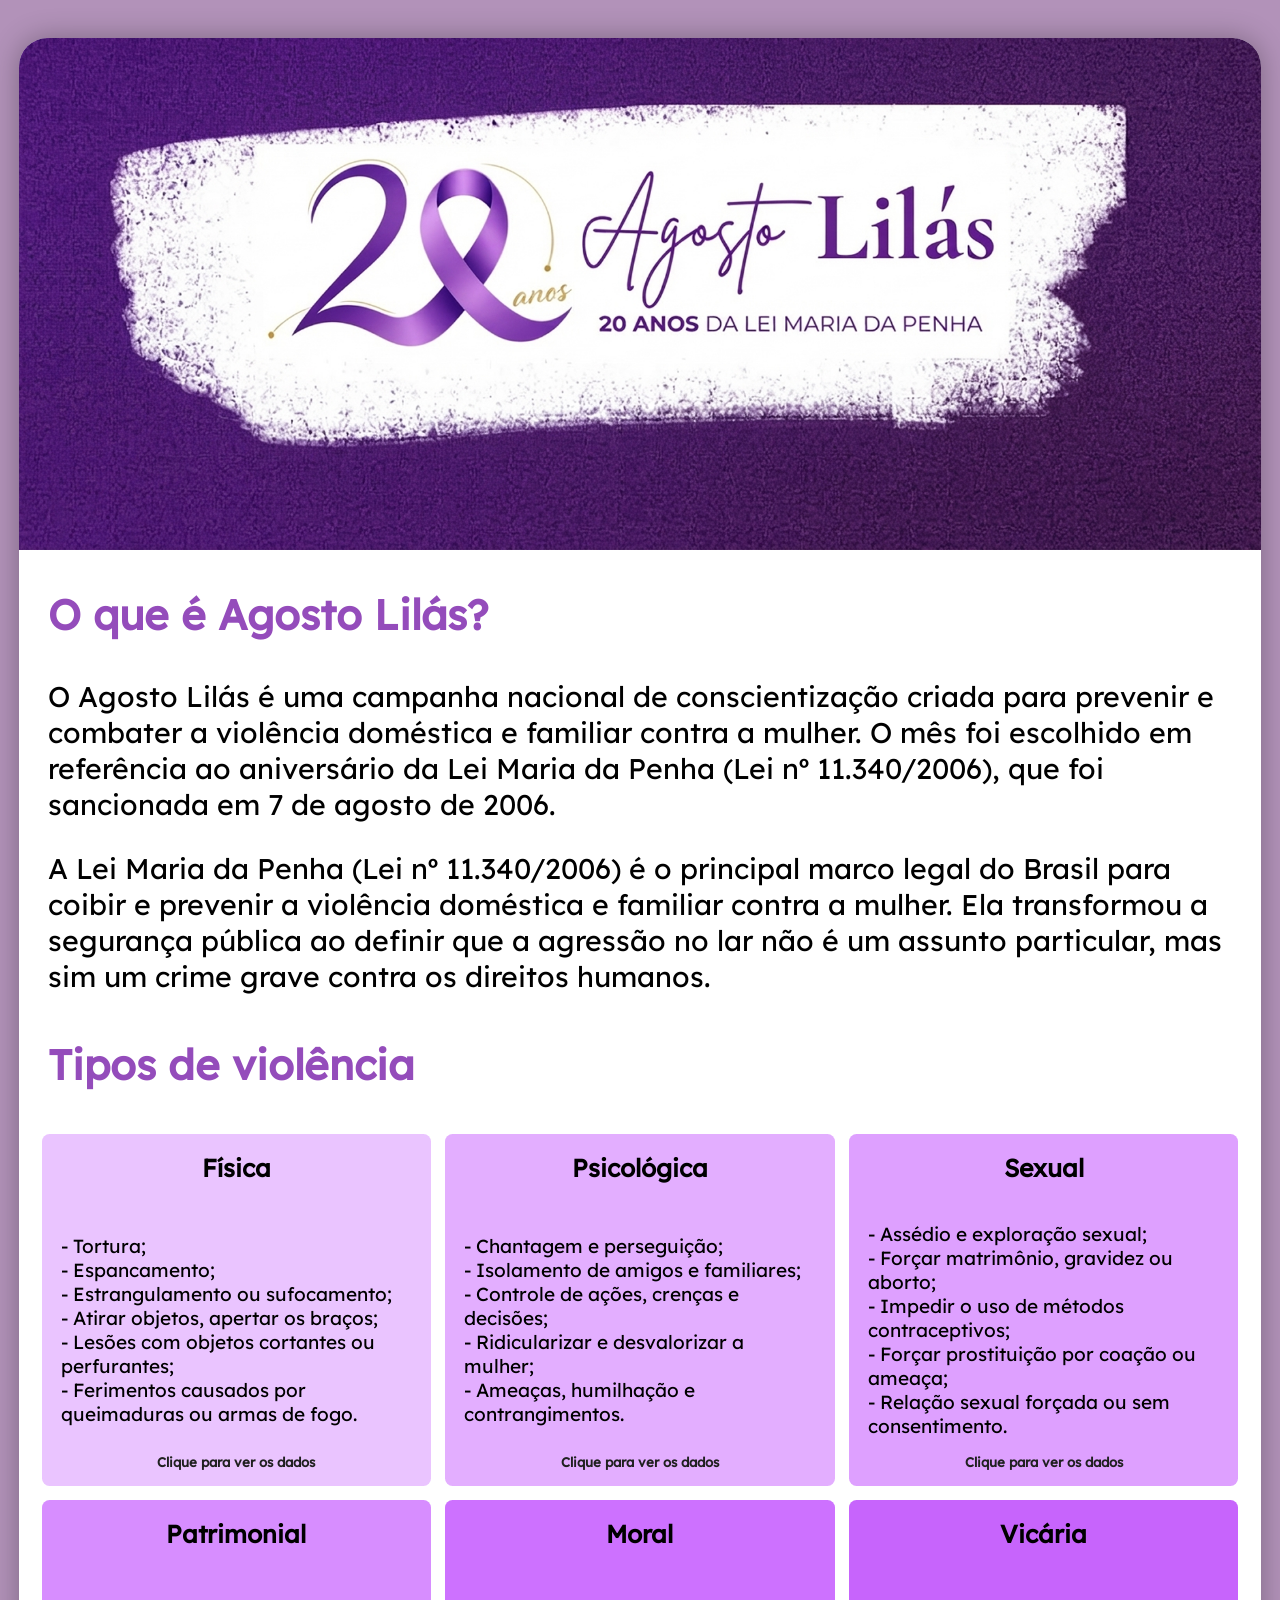
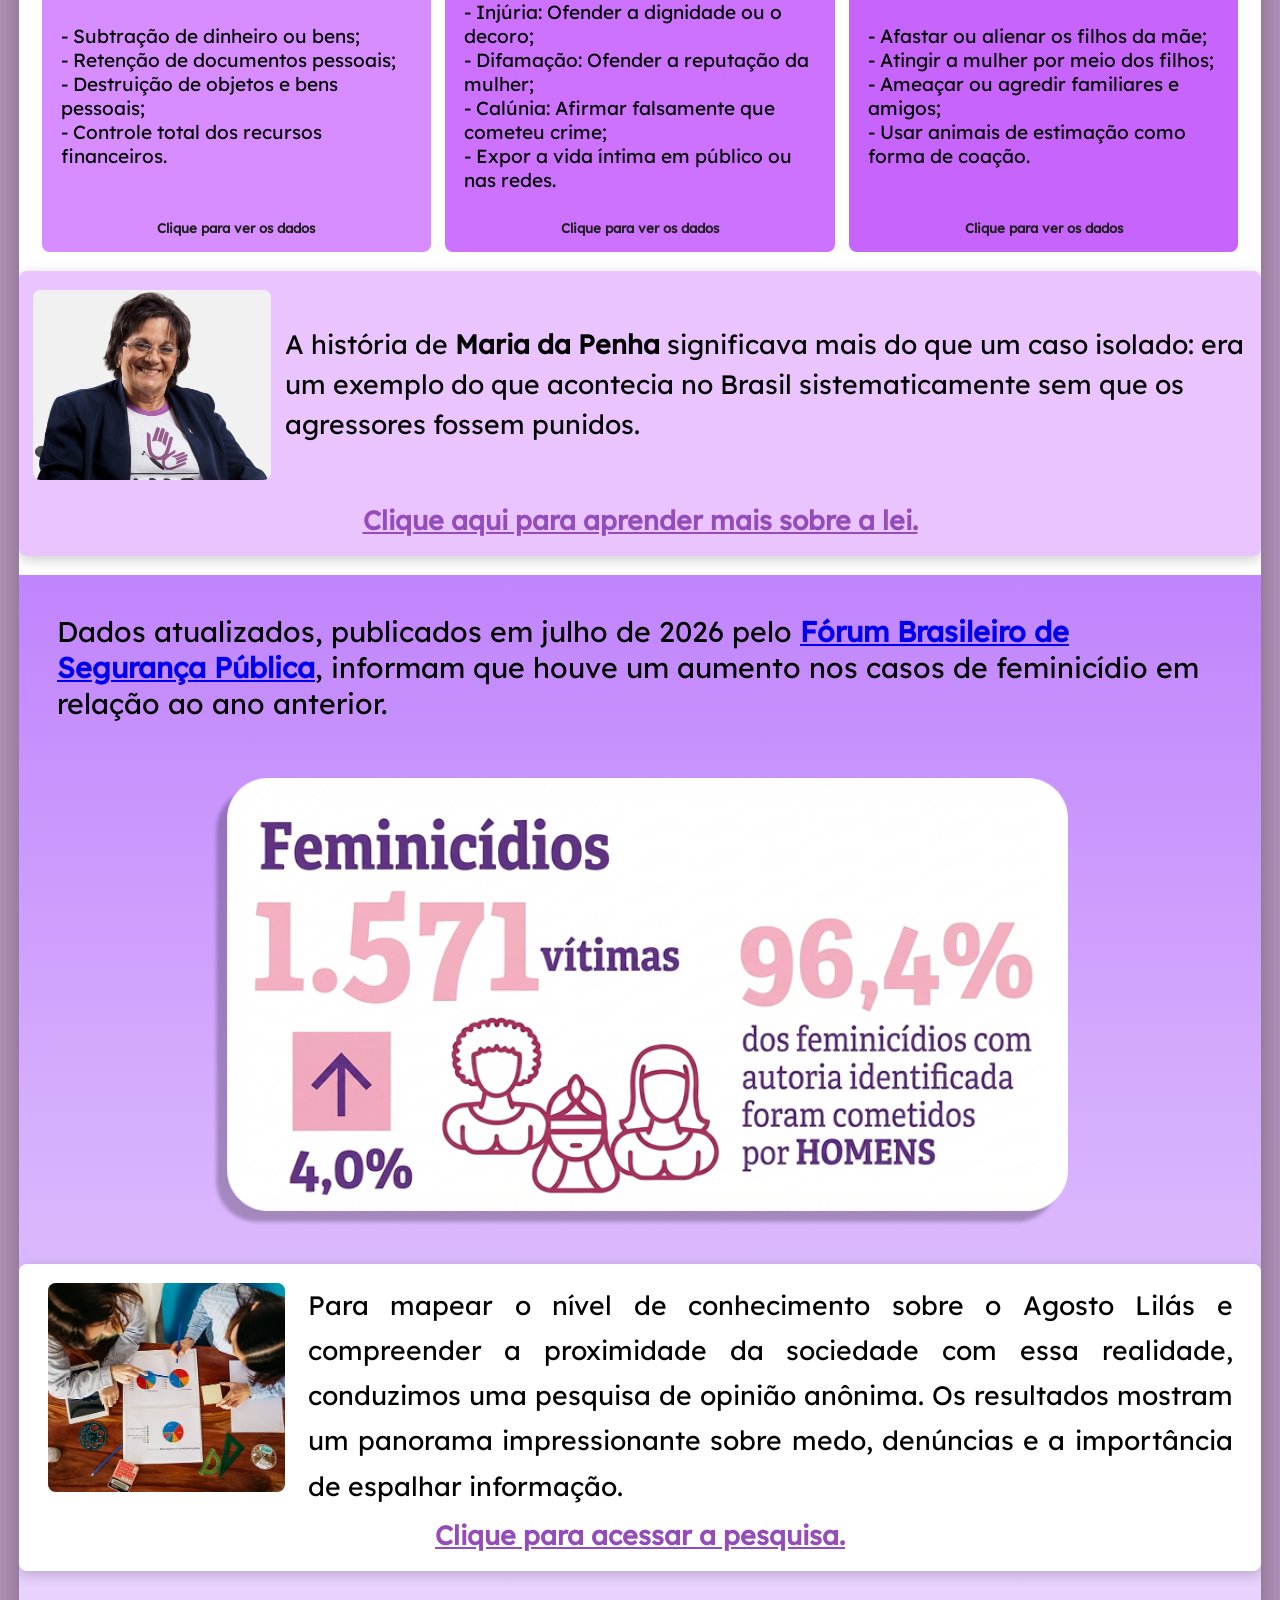
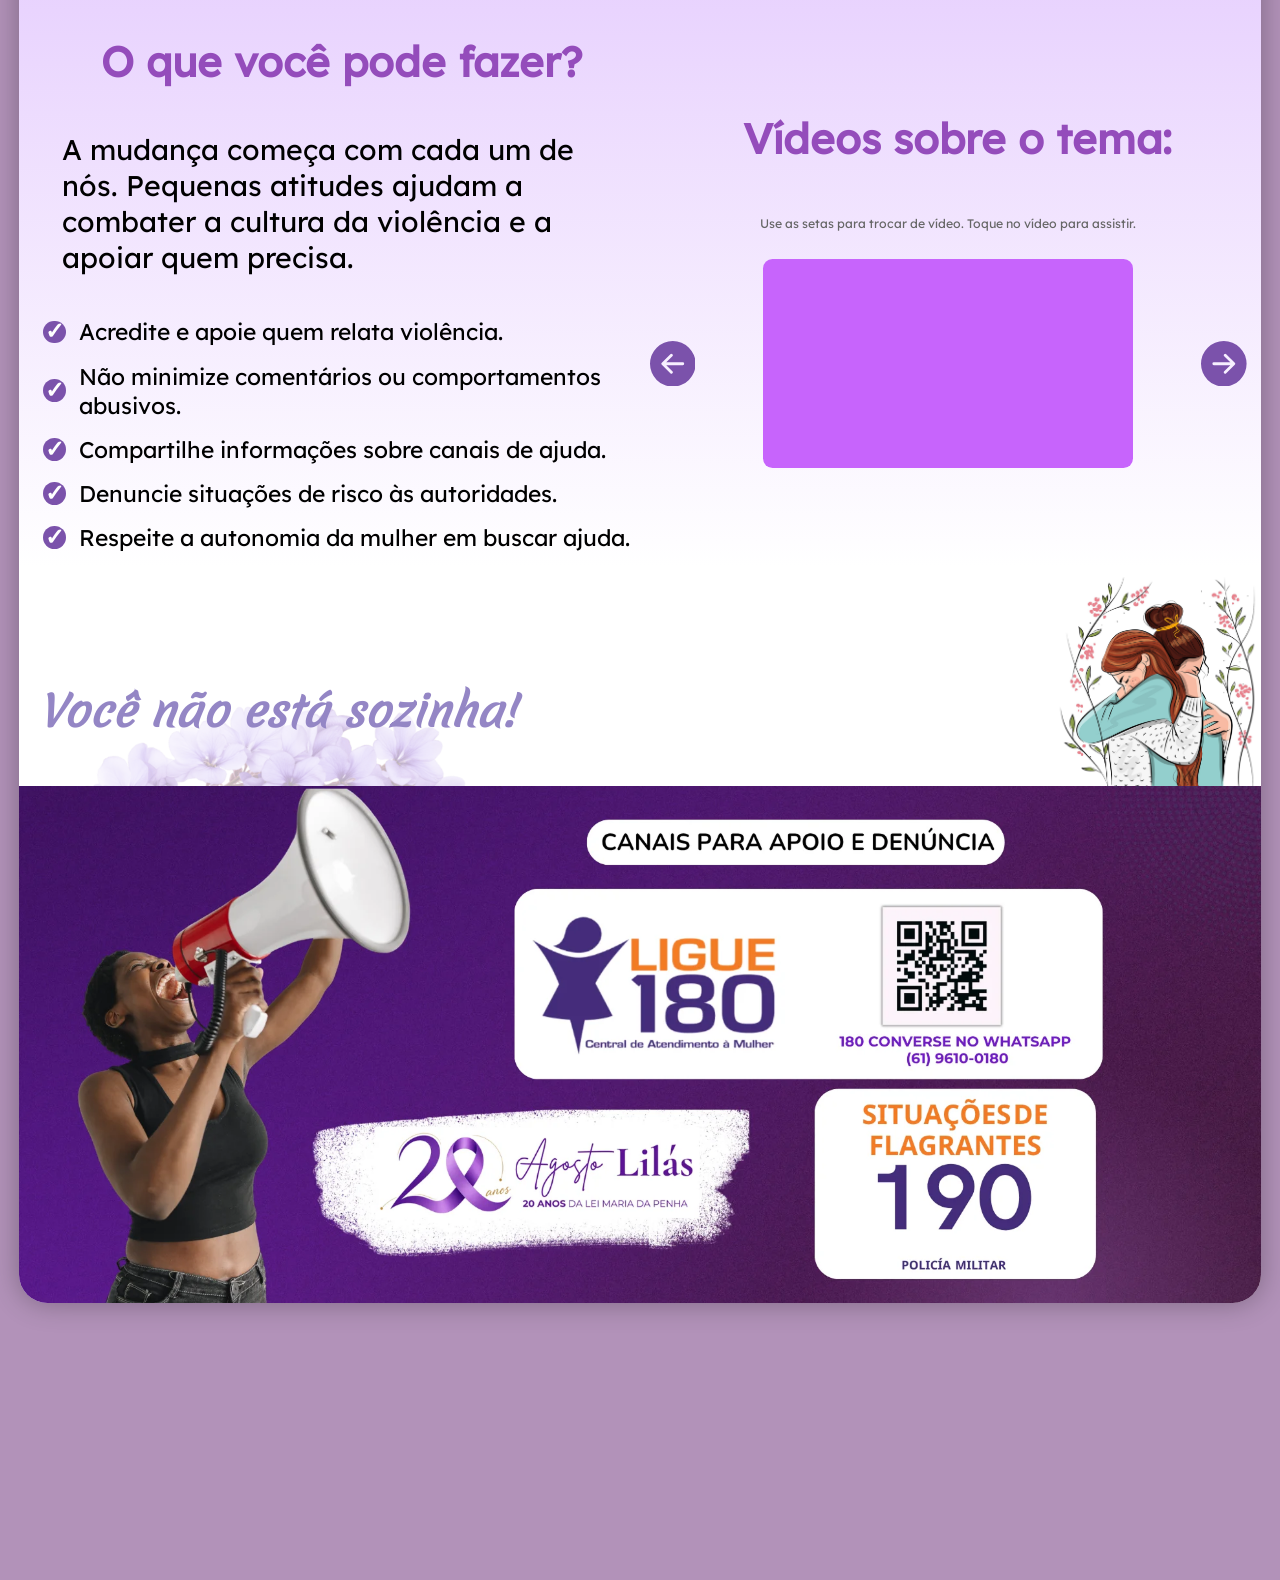
<file: index.html>
<!doctype html>
<html lang="pt-br">
  <head>
    <meta charset="UTF-8" />
    <meta name="viewport" content="width=device-width, initial-scale=1.0" />
    <title>Agosto Lilás</title>
    <link href="./css/index.css" rel="stylesheet" />
    <link rel="icon" type="image/png" href="./laco.png" />
  </head>

  <body>
    <div class="conteiner-pagina">
      <header>
        <section class="head-img">
          <img
            src="./img/header.png"
            class="header"
            alt="Imagem que diz sobre os 20 anos da lei Maria da Penha e sobre o Agosto Lilás."
          />
        </section>
        <h1>O que é Agosto Lilás?</h1>
        <p>
          O Agosto Lilás é uma campanha nacional de conscientização criada para
          prevenir e combater a violência doméstica e familiar contra a mulher.
          O mês foi escolhido em referência ao aniversário da Lei Maria da Penha
          (Lei nº 11.340/2006), que foi sancionada em 7 de agosto de 2006.
        </p>
        <p>
          A Lei Maria da Penha (Lei nº 11.340/2006) é o principal marco legal do
          Brasil para coibir e prevenir a violência doméstica e familiar contra
          a mulher. Ela transformou a segurança pública ao definir que a
          agressão no lar não é um assunto particular, mas sim um crime grave
          contra os direitos humanos.
        </p>
      </header>
      <main>
        <h2>Tipos de violência</h2>
        <section class="violencias">
          <!-- FÍSICA -->
          <div class="card">
            <div class="card-inner">
              <div class="card-front" id="fisica">
                <h2>Física</h2>
                <span>
                  - Tortura;<br />
                  - Espancamento;<br />
                  - Estrangulamento ou sufocamento;<br />
                  - Atirar objetos, apertar os braços;<br />
                  - Lesões com objetos cortantes ou perfurantes;<br />
                  - Ferimentos causados por queimaduras ou armas de fogo.
                </span>

                <span class="toknow">Clique para ver os dados</span>
              </div>

              <div class="card-back">
                <img
                  src="./img/violencia-fisica.png"
                  alt="Representação da violência física."
                />
              </div>
            </div>
          </div>

          <!-- PSICOLÓGICA -->
          <div class="card">
            <div class="card-inner">
              <div class="card-front" id="psicologica">
                <h2>Psicológica</h2>
                <span>
                  - Chantagem e perseguição;<br />
                  - Isolamento de amigos e familiares;<br />
                  - Controle de ações, crenças e decisões;<br />
                  - Ridicularizar e desvalorizar a mulher;<br />
                  - Ameaças, humilhação e contrangimentos.
                </span>

                <span class="toknow">Clique para ver os dados</span>
              </div>

              <div class="card-back">
                <img
                  src="./img/violencia-psicologica.png"
                  alt="Representação da violência psicológica."
                />
              </div>
            </div>
          </div>

          <!-- SEXUAL -->
          <div class="card">
            <div class="card-inner">
              <div class="card-front" id="sexual">
                <h2>Sexual</h2>
                <span>
                  - Assédio e exploração sexual;<br />
                  - Forçar matrimônio, gravidez ou aborto;<br />
                  - Impedir o uso de métodos contraceptivos;<br />
                  - Forçar prostituição por coação ou ameaça;<br />
                  - Relação sexual forçada ou sem consentimento.
                </span>

                <span class="toknow">Clique para ver os dados</span>
              </div>

              <div class="card-back">
                <img
                  src="./img/violencia-sexual.png"
                  alt="Representação da violência sexual."
                />
              </div>
            </div>
          </div>
          <!-- PATRIMONIAL -->
          <div class="card">
            <div class="card-inner">
              <div class="card-front" id="patrimonial">
                <h2>Patrimonial</h2>
                <span>
                  - Subtração de dinheiro ou bens;<br />
                  - Retenção de documentos pessoais;<br />
                  - Destruição de objetos e bens pessoais;<br />
                  - Controle total dos recursos financeiros.
                </span>

                <span class="toknow">Clique para ver os dados</span>
              </div>

              <div class="card-back">
                <img
                  src="./img/violencia-patrimonial.png"
                  alt="Representação da violência patrimonial."
                />
              </div>
            </div>
          </div>
          <!-- MORAL -->
          <div class="card">
            <div class="card-inner">
              <div class="card-front" id="moral">
                <h2>Moral</h2>
                <span>
                  - Injúria: Ofender a dignidade ou o decoro;<br />
                  - Difamação: Ofender a reputação da mulher;<br />
                  - Calúnia: Afirmar falsamente que cometeu crime;<br />
                  - Expor a vida íntima em público ou nas redes.
                </span>

                <span class="toknow">Clique para ver os dados</span>
              </div>

              <div class="card-back">
                <img
                  src="./img/violencia-moral.png"
                  alt="Representação da violência moral."
                />
              </div>
            </div>
          </div>
          <!-- VICÁRIA -->
          <div class="card">
            <div class="card-inner">
              <div class="card-front" id="vicaria">
                <h2>Vicária</h2>
                <span>
                  - Afastar ou alienar os filhos da mãe;<br />
                  - Atingir a mulher por meio dos filhos;<br />
                  - Ameaçar ou agredir familiares e amigos;<br />
                  - Usar animais de estimação como forma de coação.
                </span>

                <span class="toknow">Clique para ver os dados</span>
              </div>

              <div class="card-back">
                <img
                  src="./img/violencia-vicaria.png"
                  alt="Representação da violência vicária."
                />
              </div>
            </div>
          </div>
        </section>
        <div class="historiaLei">
          <img src="./img/maria-da-penha.png" alt="Maria da Penha" />
          <div class="historia-texto">
            <p>
              A história de <b>Maria da Penha</b> significava mais do que um
              caso isolado: era um exemplo do que acontecia no Brasil
              sistematicamente sem que os agressores fossem punidos.
            </p>
          </div>
          <a
            href="https://www.institutomariadapenha.org.br/quem-e-maria-da-penha.html"
            target="_blank"
            rel="noopener noreferrer"
            >Clique aqui para aprender mais sobre a lei.</a
          >
        </div>
        <div class="gradient">
          <section class="feminicidio">
            <p>
              Dados atualizados, publicados em julho de 2026 pelo
              <a
                href="https://forumseguranca.org.br/wp-content/uploads/2026/07/anuario-2026.pdf"
                target="_blank"
                ><strong>Fórum Brasileiro de Segurança Pública</strong></a
              >, informam que houve um aumento nos casos de feminicídio em
              relação ao ano anterior.
            </p>
            <img
              src="./img/feminicidio.png"
              alt="Infográfico: 1.571 vítimas de feminicídio, representando um aumento de 4% em relação ao ano anterior. 96,4% dos casos com autoria identificada foram cometidos por homens."
            />
          </section>
          <div class="diagSocial" id="card-report">
            <img
              src="./img/pesquisa-de-campo.jpg"
              alt="Duas mulheres vendo gráficos pizza sobre a mesa."
            />
            <div class="diagText">
              <p>
                Para mapear o nível de conhecimento sobre o Agosto Lilás e
                compreender a proximidade da sociedade com essa realidade,
                conduzimos uma pesquisa de opinião anônima. Os resultados
                mostram um panorama impressionante sobre medo, denúncias e a
                importância de espalhar informação.
              </p>
            </div>
            <a
              href="./report/report.html"
              target="_blank"
              rel="noopener noreferrer"
              class="cta-report"
            >
              Clique para acessar a pesquisa.
            </a>
          </div>
          <div class="container-principal">
            <section class="contents">
              <div class="col-esquerda">
                <h2>O que você pode fazer?</h2>
                <p>
                  A mudança começa com cada um de nós. Pequenas atitudes ajudam
                  a combater a cultura da violência e a apoiar quem precisa.
                </p>
                <br />

                <ul class="lista-acoes">
                  <li>
                    <span class="icone-check">✓</span>
                    <span class="acoes"
                      >Acredite e apoie quem relata violência.</span
                    >
                  </li>
                  <li>
                    <span class="icone-check">✓</span>
                    <span class="acoes"
                      >Não minimize comentários ou comportamentos
                      abusivos.</span
                    >
                  </li>
                  <li>
                    <span class="icone-check">✓</span>
                    <span class="acoes"
                      >Compartilhe informações sobre canais de ajuda.</span
                    >
                  </li>
                  <li>
                    <span class="icone-check">✓</span>
                    <span class="acoes"
                      >Denuncie situações de risco às autoridades.</span
                    >
                  </li>
                  <li>
                    <span class="icone-check">✓</span>
                    <span class="acoes"
                      >Respeite a autonomia da mulher em buscar ajuda.</span
                    >
                  </li>
                </ul>
              </div>
            </section>
            <section class="painel-conteudos">
              <h3>Vídeos sobre o tema:</h3>
              <p class="dica-mobile">
                Use as setas para trocar de vídeo. Toque no vídeo para assistir.
              </p>

              <div class="carrossel-wrapper">
                <!-- Botão Anterior -->
                <svg
                  id="btn-anterior"
                  xmlns="http://www.w3.org/2000/svg"
                  width="64"
                  height="64"
                  fill="currentColor"
                  class="bi bi-arrow-left-circle-fill"
                  viewBox="0 0 16 16"
                >
                  <path
                    d="M8 0a8 8 0 1 0 0 16A8 8 0 0 0 8 0m3.5 7.5a.5.5 0 0 1 0 1H5.707l2.147 2.146a.5.5 0 0 1-.708.708l-3-3a.5.5 0 0 1 0-.708l3-3a.5.5 0 1 1 .708.708L5.707 7.5z"
                  />
                </svg>

                <div class="grid-content" id="slider-cards">
                  <!-- CARD 1: Vídeo sobre o Ciclo da Violência -->
                  <div class="card-content">
                    <div class="card-video">
                      <iframe
                        width="100%"
                        height="100%"
                        src="https://www.youtube.com/embed/BNo3cy9uW_4"
                        title="CICLO DE VIOLÊNCIA | Plataforma Mulher Segura"
                        frameborder="0"
                        allow="
                          accelerometer;
                          autoplay;
                          clipboard-write;
                          encrypted-media;
                          gyroscope;
                          picture-in-picture;
                          web-share;
                        "
                        referrerpolicy="strict-origin-when-cross-origin"
                        allowfullscreen
                      >
                      </iframe>
                    </div>
                  </div>

                  <!-- CARD 2: Vídeo sobre o Ciclo da Violência -->
                  <div class="card-content">
                    <div class="card-video">
                      <iframe
                        width="100%"
                        height="100%"
                        src="https://www.youtube.com/embed/c5mUGG_0A6E"
                        title="História de superação da violência contra a mulher"
                        frameborder="0"
                        allow="
                          accelerometer;
                          autoplay;
                          clipboard-write;
                          encrypted-media;
                          gyroscope;
                          picture-in-picture;
                          web-share;
                        "
                        referrerpolicy="strict-origin-when-cross-origin"
                        allowfullscreen
                      >
                      </iframe>
                    </div>
                  </div>

                  <!-- CARD 3: Vídeo sobre o Ciclo da Violência -->
                  <div class="card-content">
                    <div class="card-video">
                      <iframe
                        width="100%"
                        height="100%"
                        src="https://www.youtube.com/embed/gOvY5MzY60E"
                        title="Proteger as mulheres é um compromisso de toda a sociedade"
                        frameborder="0"
                        allow="
                          accelerometer;
                          autoplay;
                          clipboard-write;
                          encrypted-media;
                          gyroscope;
                          picture-in-picture;
                          web-share;
                        "
                        referrerpolicy="strict-origin-when-cross-origin"
                        allowfullscreen
                      >
                      </iframe>
                    </div>
                  </div>

                  <!-- CARD 4: Vídeo sobre o Ciclo da Violência -->
                  <div class="card-content">
                    <div class="card-video">
                      <iframe
                        width="100%"
                        height="100%"
                        src="https://www.youtube.com/embed/9p9D1wY1yAU"
                        title="O relato de uma vítima da violência doméstica"
                        frameborder="0"
                        allow="
                          accelerometer;
                          autoplay;
                          clipboard-write;
                          encrypted-media;
                          gyroscope;
                          picture-in-picture;
                          web-share;
                        "
                        referrerpolicy="strict-origin-when-cross-origin"
                        allowfullscreen
                      >
                      </iframe>
                    </div>
                  </div>
                </div>

                <!-- Botão Próximo -->
                <svg
                  id="btn-proximo"
                  xmlns="http://www.w3.org/2000/svg"
                  width="64"
                  height="64"
                  fill="currentColor"
                  class="bi bi-arrow-right-circle-fill"
                  viewBox="0 0 16 16"
                >
                  <path
                    d="M8 0a8 8 0 1 1 0 16A8 8 0 0 1 8 0M4.5 7.5a.5.5 0 0 0 0 1h5.793l-2.147 2.146a.5.5 0 0 0 .708.708l3-3a.5.5 0 0 0 0-.708l-3-3a.5.5 0 1 0-.708.708L10.293 7.5z"
                  />
                </svg>
              </div>
            </section>
          </div>
        </div>
      </main>
      <footer>
        <div class="banner">
          <img src="./img/flor roxa.png" class="flor" />

          <h1 style="color: #9486c5">Você não está sozinha!</h1>

          <img src="./img/mulheres-hug.png" class="hug" />
        </div>
        <img src="./img/cta-180.png" class="cta" />
      </footer>
      <script src="./js/index.js" defer></script>
    </div>
  </body>
</html>
</file>
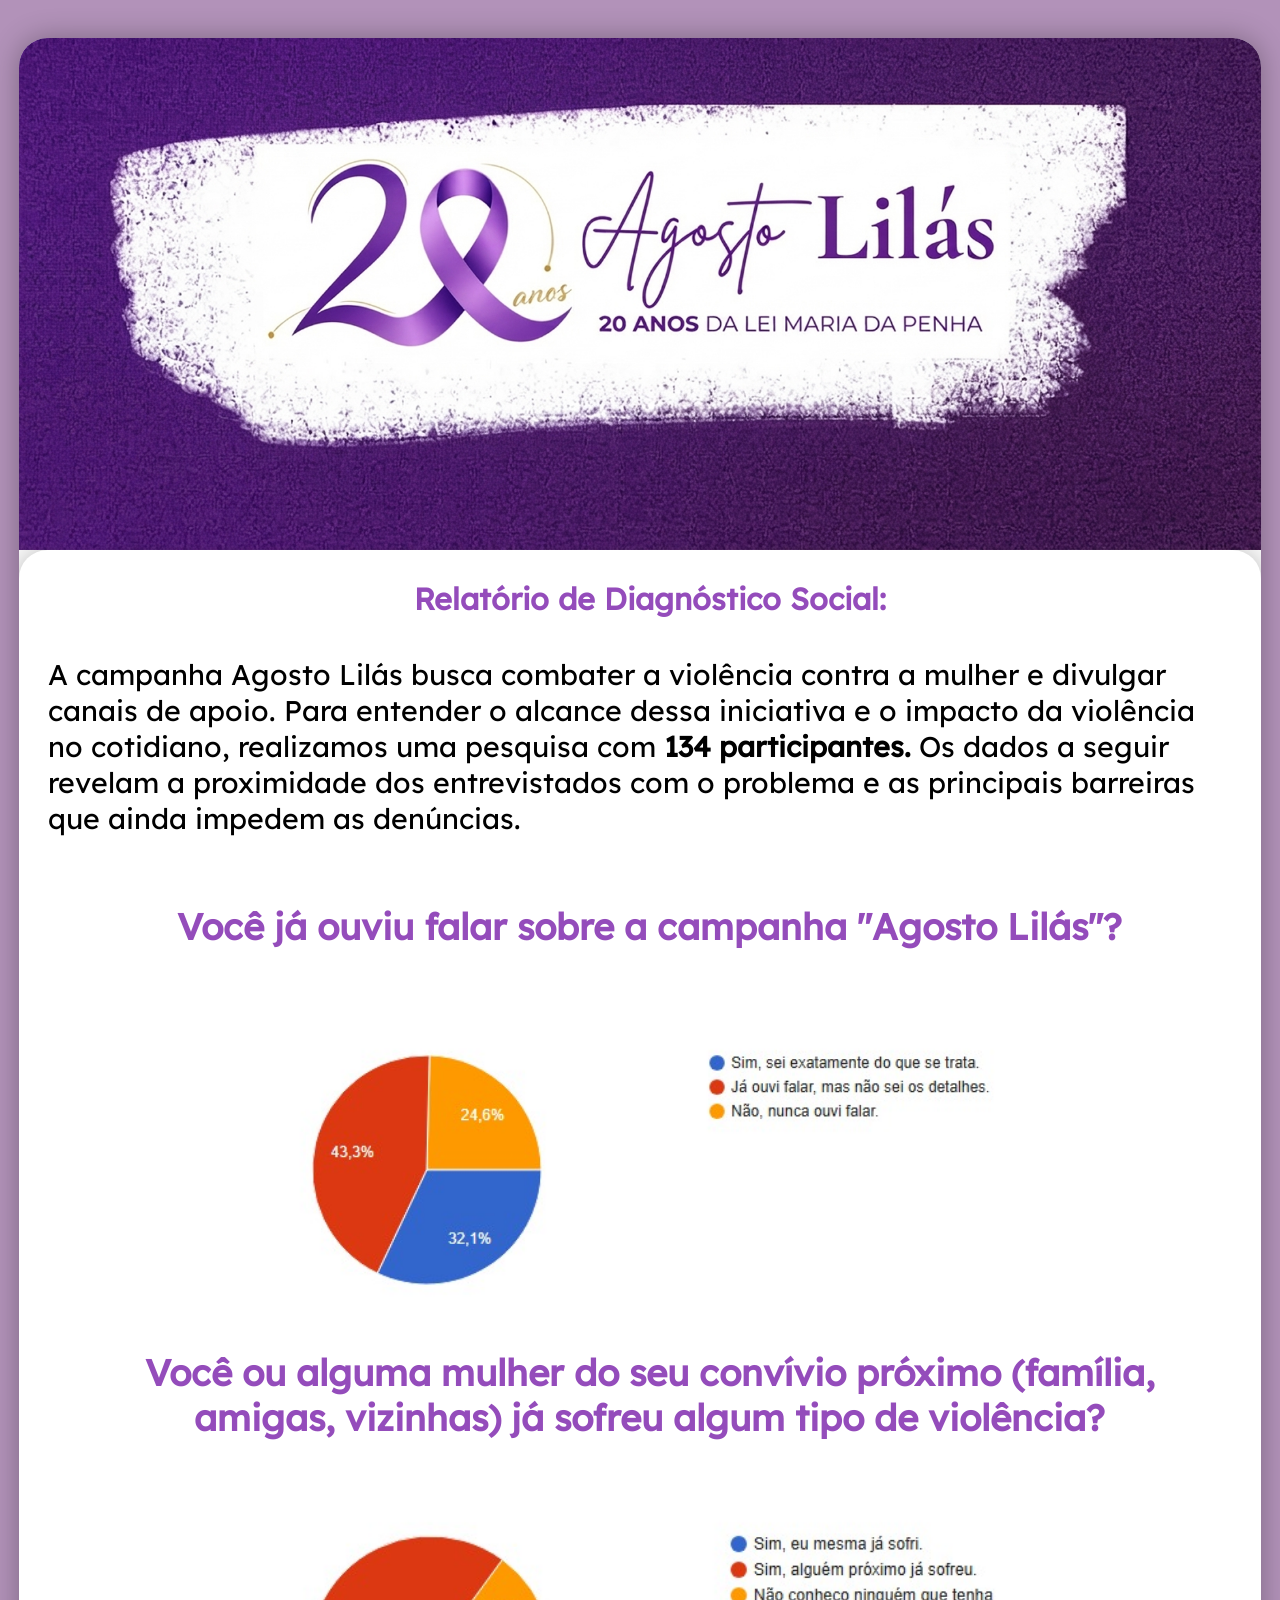
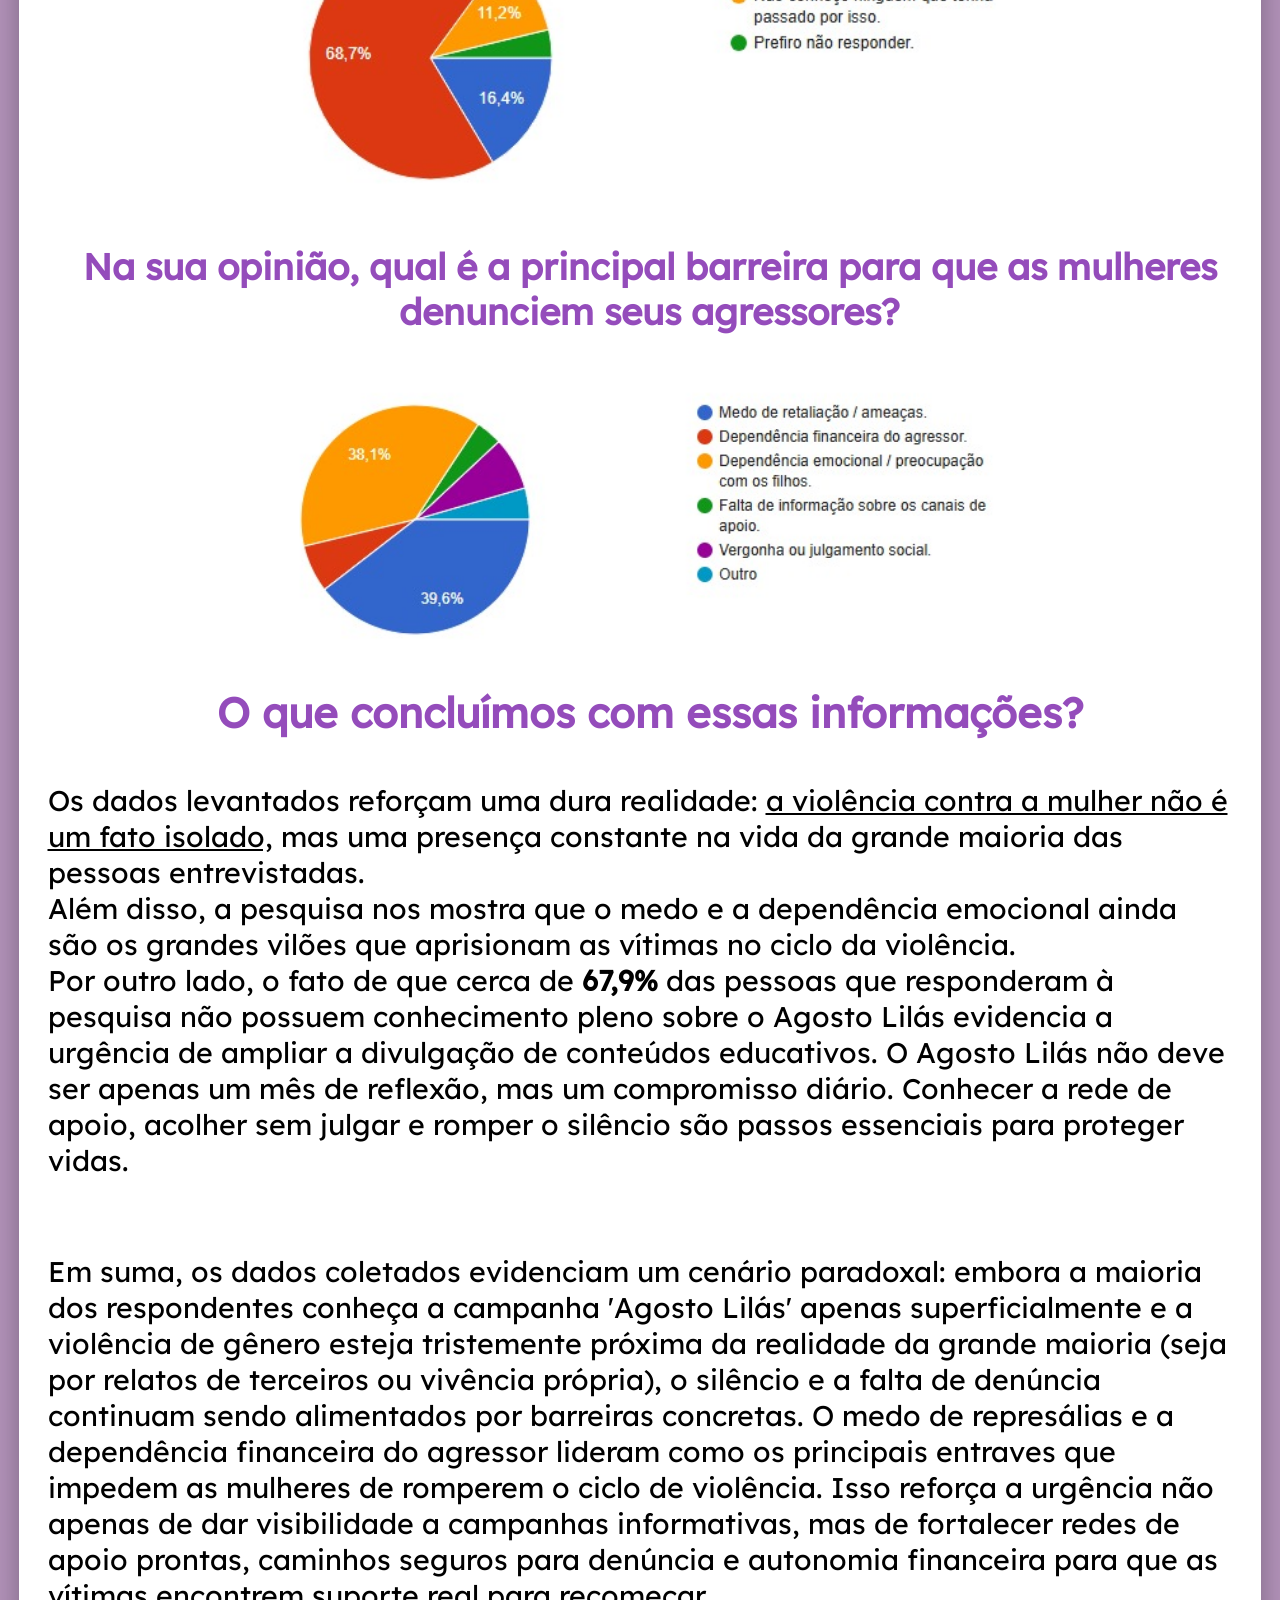
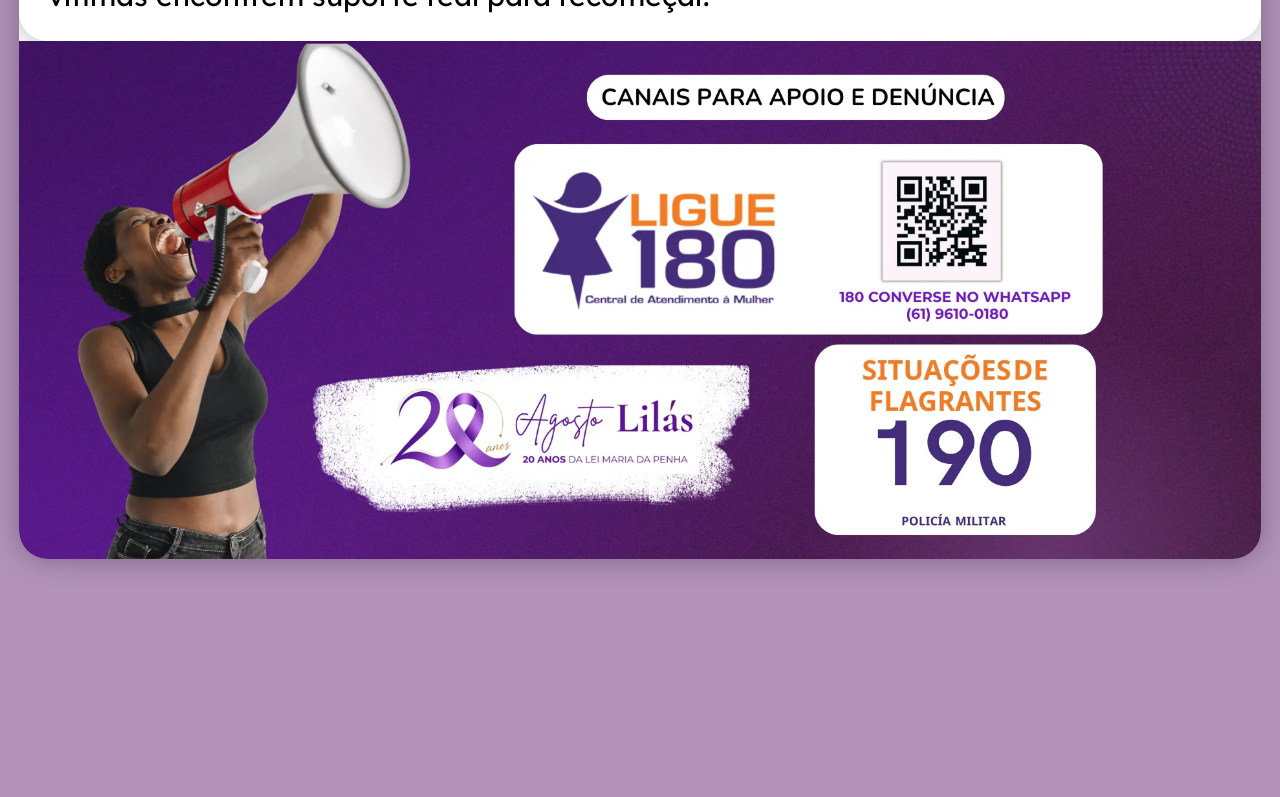
<file: report/report.html>
<!DOCTYPE html>
<html lang="pt-br">

<head>
    <meta charset="UTF-8">
    <meta name="viewport" content="width=device-width, initial-scale=1.0">
    <title>Relatório - Agosto Lilás</title>
    <link href="../css/index.css" rel="stylesheet">
    <link href="../css/report.css" rel="stylesheet">
    <link rel="icon" type="image/png" href="../laco.png">
</head>

<body>
    <div class="conteiner-pagina">
        <header>
            <section class="head-img">
                <img src="../img/header.png" class="header"
                    alt="Imagem que diz sobre os 20 anos da lei Maria da Penha e sobre o Agosto Lilás.">
            </section>
        </header>

        <body>
            <main>
                <div class="conteiner-pagina">
                    <h1 class="report-h1">Relatório de Diagnóstico Social:</h1>

                    <p>A campanha Agosto Lilás busca combater a violência contra a mulher e divulgar canais de apoio.
                        Para entender o alcance dessa iniciativa e o impacto da violência no cotidiano,
                        realizamos uma pesquisa com <strong>134 participantes.</strong>
                        Os dados a seguir revelam a proximidade dos entrevistados com o problema e as principais
                        barreiras que ainda impedem as denúncias.</p>


                    <section class="relatorio">
                        <div class="img-relat">
                            <h2>Você já ouviu falar sobre a campanha "Agosto Lilás"?</h2>
                            <img src="../img/Report/IMG1.jpeg" class="graphics">


                            <div class="img-relat">
                                <h2>Você ou alguma mulher do seu convívio próximo (família, amigas, vizinhas) já sofreu
                                    algum tipo de violência?</h2>
                                <img src="../img/Report/IMG2.jpeg" class="graphics">
                            </div>

                            <div class="img-relat">
                                <h2>Na sua opinião, qual é a principal barreira para que as mulheres denunciem seus
                                    agressores?</h2>
                                <img src="../img/Report/IMG3.jpeg" class="graphics">
                            </div>
                        </div>
                        <div class="conclusao">
                            <h2>O que concluímos com essas informações?</h2>
                            <p>Os dados levantados reforçam uma dura realidade: <u>a violência contra a mulher não é um
                                    fato isolado,</u> mas uma presença constante na vida da grande maioria das pessoas
                                entrevistadas.<br>

                                Além disso, a pesquisa nos mostra que o medo e a dependência
                                emocional ainda são os grandes vilões que aprisionam as vítimas no ciclo da
                                violência.<br>

                                Por outro lado, o fato de que cerca de <strong>67,9%</strong> das pessoas que responderam à pesquisa 
                                não possuem conhecimento pleno sobre o Agosto Lilás evidencia a urgência de ampliar a
                                divulgação de conteúdos
                                educativos. O Agosto Lilás não deve ser apenas um mês de reflexão, mas um compromisso
                                diário. Conhecer a rede de apoio, acolher sem julgar e romper o silêncio são passos
                                essenciais para proteger vidas.</p><br>

                            <p>Em suma, os dados coletados evidenciam um cenário paradoxal: embora a maioria dos
                                respondentes conheça a campanha 'Agosto Lilás' apenas superficialmente e a violência de
                                gênero
                                esteja tristemente próxima da realidade da grande maioria (seja por relatos de terceiros
                                ou vivência própria),
                                o silêncio e a falta de denúncia continuam sendo alimentados por barreiras concretas.
                                O medo de represálias e a dependência financeira do agressor lideram como os principais
                                entraves
                                que impedem as mulheres de romperem o ciclo de violência. Isso reforça a urgência não
                                apenas de dar visibilidade a campanhas informativas, mas de fortalecer redes de apoio
                                prontas,
                                caminhos seguros para denúncia e autonomia financeira para que as vítimas encontrem
                                suporte real para recomeçar.</p>

                    </section>
            </main>
            <footer>
                <img src="../img/cta-180.png" class="cta">
            </footer>
    </div>
</body>
</file>
<file: css/index.css>
@font-face {
  font-family: "MeriendaTitle";
  src: url("../fonts/Merienda-VariableFont.ttf") format("truetype");
  font-weight: normal;
  font-size: normal;
}

@font-face {
  font-family: "Lexend";
  src: url("../fonts/Lexend-VariableFont_wght.ttf") format("truetype");
  font-weight: normal;
  font-style: normal;
}

html {
  background-color: #b292b9;
  zoom: 95%;
}

body {
  background-color: #b292b9;
  padding: 40px 20px;
  margin: 0;
}

.dica-mobile {
  display: none;
}

.conteiner-pagina {
  max-width: 1600px;
  margin: 0 auto;
  background-color: #ffffff;
  box-shadow: 0px 0px 30px rgba(0, 0, 0, 0.3);
  min-height: 100vh;
  border-radius: 30px;
  overflow: hidden;
}

.gradient {
  background: linear-gradient(to bottom, #c084fc, #ffffff);
}

.header,
.cta {
  width: 100%;
  height: auto;
  display: block;
}

.banner {
  position: relative;
  height: 700px;
  overflow: hidden;
}

.flor {
  position: absolute;
  left: -55px;
  top: 215px;
  width: 38%;
  opacity: 0.3;
  transform: scaleX(-1);
  z-index: 1;
}

.banner h1 {
  position: absolute;
  left: 1.5%;
  top: 50%;
  width: 70%;
  margin: 0;
  padding: 0;
  font-family: "MeriendaTitle", sans-serif;
  font-size: 75px;
  font-style: italic;
  z-index: 3;
}

.hug {
  position: absolute;
  right: 0;
  bottom: 0;
  width: auto;
  height: 700px;
  object-fit: contain;
  z-index: 2;
}

h1,
h2,
h3 {
  color: rgb(148, 76, 187);
  font-family: "Lexend", sans-serif;
  font-size: 44px;
  margin-left: 20px;
  padding: 10px;
}

hr {
  margin-top: 30px;
  margin-bottom: 0px;
}

#fisica {
  background-color: rgb(234, 196, 255);
}

#psicologica {
  background-color: rgb(227, 174, 255);
}

#sexual {
  background-color: rgb(222, 160, 255);
}

#patrimonial {
  background-color: rgb(215, 141, 255);
}

#moral {
  background-color: rgb(205, 113, 255);
}

#vicaria {
  background-color: rgb(199, 100, 252);
}

p {
  font-family: "Lexend", sans-serif;
  font-size: 30px;
  margin-left: 30px;
  margin-right: 30px;
}

.icone-check {
  margin-left: 25px;
}

.feminicidio {
  display: flex;
  padding: 10px;
  flex-direction: column;
  align-items: center;
}

.feminicidio img {
  width: 70%;
  padding: 10px;
  margin-top: 20px;
}

.col-esquerda h2 {
  text-align: center;
}

.painel-conteudos h3 {
  text-align: center;
}

.lista-acoes li {
  display: flex;
  align-items: center;
  gap: 14px;
  margin-bottom: 16px;
  list-style: none;
}

.acoes {
  font-family: "Lexend", sans-serif;
  font-size: 28px;
}

.subtitulo {
  margin-left: 20px;
}

.violencias {
  display: grid;
  grid-template-columns: repeat(3, 1fr);
  gap: 15px;
  width: 100%;
  max-width: 1400px;
  margin: auto;
  padding: 0 24px;
  box-sizing: border-box;
  justify-content: center;
}

.violencias .toknow {
  color: #202020;
  font-weight: bolder;
  display: block;
  font-size: 14px;
  text-align: center;
  position: absolute;
  bottom: 15px;
  left: 0;
  right: 0;
  margin-top: auto;
}

.card {
  width: 100%;
  max-width: 100%;
  height: 350px;
  perspective: 1000px;
  cursor: pointer;
  transition: transform 0.4s ease;
}

.card:hover {
  transform: scale(1.02);
  transition: transform 0.3s ease-in-out;
}

.card.flipped .card-inner {
  transform: rotateY(180deg);
}

.card-inner {
  position: relative;
  width: 100%;
  height: 100%;
  transition: transform 0.8s;
  transform-style: preserve-3d;
}

.card-front,
.card-back {
  position: absolute;
  width: 100%;
  height: 100%;
  border-radius: 8px;
  backface-visibility: hidden;
}

.card-front {
  padding: 14px 20px;
  box-sizing: border-box;
  font-family: "Lexend", sans-serif;
  display: flex;
  flex-direction: column;
  justify-content: flex-start;
  height: 100%;
}

.card-front h2 {
  font-family: "Lexend", sans-serif;
  color: #000000;
  font-size: 26px;
  text-align: center;
  padding: 5px;
  margin: 0;
}

.card-front span {
  font-size: 20px;
  display: flex;
  flex: 1;
  align-items: center;
  padding: 2px 0;
}

.card-back {
  transform: rotateY(180deg);
  overflow: hidden;
}

.card-back img {
  width: 100%;
  height: 100%;
  border-radius: 8px;
}

.card-content {
  position: absolute;
  top: 0;
  left: 0;
  width: 100%;
  height: 100%;
  display: flex;
  align-items: center;
  justify-content: center;
  opacity: 0;
  visibility: hidden;
  transform: translateX(100%);
  transition:
    transform 0.4s ease-in-out,
    opacity 0.4s ease-in-out;
}

.card-content.ativo {
  opacity: 1;
  visibility: visible;
  transform: translateX(0);
}

.card-content.saindo-esquerda {
  opacity: 0;
  visibility: visible;
  transform: translateX(-100%);
}

.card-content.saindo-direita {
  opacity: 0;
  visibility: visible;
  transform: translateX(100%);
}

.historiaLei,
.diagSocial {
  background-color: rgb(234, 196, 255);
  width: auto;
  max-width: 1360px;
  margin: 20px auto;
  border-radius: 8px;
  padding: 25px;
  box-sizing: border-box;
  display: flex;
  flex-wrap: wrap;
  align-items: center;
  gap: 30px;
  box-shadow: 0px 4px 15px rgba(0, 0, 0, 0.2);
}

.historiaLei {
  display: grid;
  grid-template-columns: 250px minmax(0, 1fr);
  column-gap: 26px;
  row-gap: 18px;
  align-items: start;
}

.historiaLei img,
.diagSocial img {
  float: left;
  width: 250px;
  height: 220px;
  border-radius: 8px;
  object-fit: cover;
  margin-right: 20px;
  margin-bottom: 10px;
}

.historiaLei img {
  grid-column: 1;
  grid-row: 1;
  width: 100%;
  margin: 0;
  float: none;
}

.historia-texto {
  grid-column: 2;
  grid-row: 1;
  min-width: 0;
}

.historia-texto p,
.diagText {
  font-family: "Lexend", sans-serif;
  color: #000000;
  font-size: 28px;
  line-height: 1.5;
  text-align: left;
  margin: 0;
}

.historiaLei a,
.cta-report {
  font-family: "Lexend", sans-serif;
  color: rgb(148, 76, 187);
  font-size: 28px;
  font-weight: bold;
  text-decoration: underline;
  display: block;
  width: 100%;
  margin-top: 15px;
  text-align: center;
  box-sizing: border-box;
}

.historiaLei a {
  grid-column: 1 / -1;
  margin-top: 0;
}

.diagSocial .cta-report {
  clear: both;
}

.cta-report:hover {
  transform: scale(1.05);
  transition: transform 0.3s ease-in-out;
  text-decoration: underline; /* Opcional: mostra o sublinhado ao passar o mouse */
}

.diagSocial {
  background-color: rgb(255, 255, 255);
  cursor: pointer;
}

.diagSocial:hover {
  transform: scale(1.02);
  transition: transform 0.3s ease-in-out;
  box-shadow: 0px 4px 15px rgba(0, 0, 0, 0.3);
}

.historiaLei,
.diagSocial {
  flex-direction: column;
  align-items: center;
  text-align: center;
  padding: 20px 15px;
  gap: 15px;
}

.historiaLei img,
.diagSocial img {
  width: 100%;
  max-width: 280px;
  height: 200px;
  margin: 0 auto;
}

.historia-texto,
.diagText {
  display: flex;
  flex-direction: column;
  align-items: center;
  text-align: center;
  width: 100%;
}

.historiaLei a,
.cta-report {
  text-align: center;
  margin: 10px auto 0 auto;
  display: block;
}

.container-principal {
  display: flex;
  flex-direction: row;
  align-items: center;
  gap: 20px;
  width: 100%;
  padding: 0 10px;
  box-sizing: border-box;
}

.grid-content,
.card-link,
.card-video {
  max-width: 600px;
  height: 300px;
  margin: 0 auto;
}

.icone-check {
  display: inline-flex;
  align-items: center;
  justify-content: center;
  min-width: 24px;
  min-height: 24px;
  background-color: #7b52ab;
  color: #ffffff;
  border-radius: 50%;
  font-size: 14px;
  font-weight: bold;
}

.container-principal {
  display: flex;
  flex-direction: row;
  justify-content: center;
  gap: 20px;
  width: 100%;
  padding: 0 15px;
  box-sizing: border-box;
  pointer-events: none;
}

.container-principal > .contents {
  flex: 1 1 55%;
  min-width: 0;
}

.container-principal > .painel-conteudos {
  flex: 1 1 45%;
  min-width: 0;
}

.container-principal iframe,
.container-principal button,
.container-principal a,
.container-principal #btn-anterior,
.container-principal #btn-proximo {
  pointer-events: auto;
}

.grid-content {
  position: relative;
  width: 600px;
  height: 300px;
  border-radius: 10px;
  cursor: pointer;
  overflow: hidden;
  background-color: rgb(199, 100, 252);
  transition: transform 0.4s ease;
}

.grid-content:hover {
  background-color: rgb(201, 115, 247);
  transform: scale(1.05);
  transition: transform 0.3s ease-in-out;
}

.card-text {
  font-family: "MeriendaTitle", sans-serif;
  font-size: 36px;
  color: #ffffff;
  text-align: center;
  padding: 20px;
}

#card-report {
  display: block;
  height: auto;
  padding: 20px 30px;
  box-sizing: border-box;
}

#card-report > img {
  float: left !important;
  width: 250px !important;
  max-width: none !important;
  height: 220px !important;
  margin: 0 24px 12px 0 !important;
}

#card-report .diagText {
  display: block;
  width: auto;
  text-align: left !important;
}

#card-report .diagText p {
  margin: 0;
  font-size: 28px;
  line-height: 1.7;
  text-align: justify;
}

.report {
  font-family: "Lexend", sans-serif;
  font-size: 34px;
  color: #ffffff;
  text-align: center;
  line-height: 1.4;
}

.card-link {
  width: 600px;
  height: 300px;
  display: flex;
  justify-content: center;
  align-items: center;
}

.card-link img {
  width: 100%;
  height: 100%;
  border-radius: 10px;
  object-fit: cover;
}

.card-video {
  width: 600px;
  height: 300px;
  display: flex;
  justify-content: center;
  align-items: center;
}

.card-video iframe {
  width: 100%;
  height: 100%;
  border-radius: 10px;
  border: none;
}

.carrossel-wrapper {
  display: flex;
  flex-direction: row;
  align-items: center;
  justify-content: center;
  gap: 40px;
  width: 100%;
  margin-top: 20px;
}

.bi-arrow-left-circle-fill,
.bi-arrow-right-circle-fill {
  color: #7b52ab;
  cursor: pointer;
  transition: transform 0.3s ease;
  width: 48px;
  height: 48px;
  min-width: 48px;
  min-height: 48px;
}

.bi-arrow-left-circle-fill:hover,
.bi-arrow-right-circle-fill:hover {
  transform: scale(1.15);
  transition: transform 0.3s ease-in-out;
}

/* Responsividade */
@media (max-width: 1294px) {
  .container-principal {
    display: grid;
    grid-template-columns: repeat(2, minmax(0, 1fr));
  }

  .dica-mobile {
    display: block;
    text-align: center;
    font-size: 13px;
    color: #666;
    margin-top: 10px;
  }

  .col-esquerda {
    width: 100%;
  }

  .card {
    min-height: 370px;
  }

  .col-esquerda p {
    margin-bottom: 10px;
  }

  .icone-check {
    margin-left: 0px;
    width: 24px;
    height: 24px;
  }

  .feminicidio img {
    width: 9=80%;
  }

  .lista-acoes {
    margin-left: 10px;
    padding: 0px;
    width: 100%;
  }

  .lista-acoes li {
    align-items: left;
  }

  .lista-acoes span {
    font-size: 24px;
  }

  .grid-content,
  .card-link,
  .card-video {
    width: 100%;
    max-width: 390px;
    height: 220px;
    margin: 10px auto;
    display: flex;
    justify-content: center;
    align-items: center;
  }

  .painel-conteudos {
    align-items: center;
    margin-bottom: 20px;
  }

  .card-text span {
    font-size: 20px;
  }

  .cta {
    width: 100%;
    height: auto;
    display: block;
  }

  .banner {
    height: 220px;
    margin-top: 10px;
  }

  .flor {
    left: -10px;
    top: 100px;
  }

  .hug {
    height: 100%;
  }

  .banner h1 {
    font-size: 44px;
  }
}

@media (max-width: 1134px) {
  #btn-anterior,
  #btn-proximo,
  .bi-arrow-left-circle-fill,
  .bi-arrow-right-circle-fill {
    display: none !important;
  }

  html,
  body {
    margin: 0;
    padding: 0;
    width: 100%;
    overflow-x: hidden;
  }

  h1,
  h2,
  h3 {
    font-size: 32px;
    text-align: center;
    margin: 0 10px;
    width: auto;
  }

  p {
    font-size: 28px;
  }

  .card {
    width: 100%;
    max-width: 380px;
    height: 320px;
    margin: 0 auto;
  }

  .violencias {
    grid-template-columns: repeat(2, 1fr);
    gap: 20px;
    flex-wrap: wrap;
    justify-content: center;
    max-width: 960px;
  }
}

@media (max-width: 784px) {
  .container-principal {
    grid-template-columns: 1fr;
  }

  .violencias {
    grid-template-columns: 1fr;
  }

  .card {
    width: 100%;
    max-width: 100%;
    height: 360px;
  }

  .lista-acoes span {
    font-size: 17px;
  }

  .card-text span {
    font-size: 18px;
  }

  .hug {
    height: 200px;
  }

  .banner h1 {
    font-size: 30px;
  }

  .carrossel-wrapper {
    gap: 12px;
  }

  #btn-anterior,
  #btn-proximo {
    display: block !important;
    width: 48px;
    height: 48px;
    min-width: 48px;
    min-height: 48px;
    flex: 0 0 48px;
    cursor: pointer;
    touch-action: manipulation;
  }

  .carrossel-wrapper .grid-content {
    flex: 1 1 auto;
    min-width: 0;
  }

  @media (max-width: 600px) {
    .historiaLei {
      grid-template-columns: minmax(0, 1fr);
    }

    .historiaLei img,
    .historia-texto {
      grid-column: 1;
    }

    .historiaLei img {
      grid-row: auto;
      width: min(100%, 320px);
    }

    .historia-texto {
      grid-row: auto;
    }

    #card-report.diagSocial > img {
      float: none;
      width: min(100%, 280px);
      max-width: 280px;
      height: 200px;
      margin: 0 auto 12px;
    }

    #card-report .diagText {
      display: block;
      width: 100%;
      text-align: left;
    }

    #card-report .diagText p {
      margin: 0;
      font-size: 28px;
      line-height: 1.6;
      text-align: left;
    }
  }
}
</file>
<file: css/report.css>
.report-h1 {
  text-align: center;
  font-size: clamp(1.5rem, 2.5vw, 2.5rem);
}

h2 {
  text-align: center;
}

.img-relat {
  display: flex;
  align-items: center;
  flex-direction: column;
  text-align: center;
  width: 100%;
  padding: 0 1rem;
  box-sizing: border-box;
}

.graphics {
  width: 100%;
  max-width: 800px;
  height: auto;
  object-fit: contain;
  margin: 0 auto;
  display: block;
  transition: transform 0.4s ease;
}

.graphics:hover {
  transform: scale(1.1);
  transition: transform 0.3s ease-in-out;
}

.img-relat h2 {
  font-size: 40px;
  font-size: clamp(1.2rem, 3vw, 40px);
  word-break: break-word;
}
</file>
